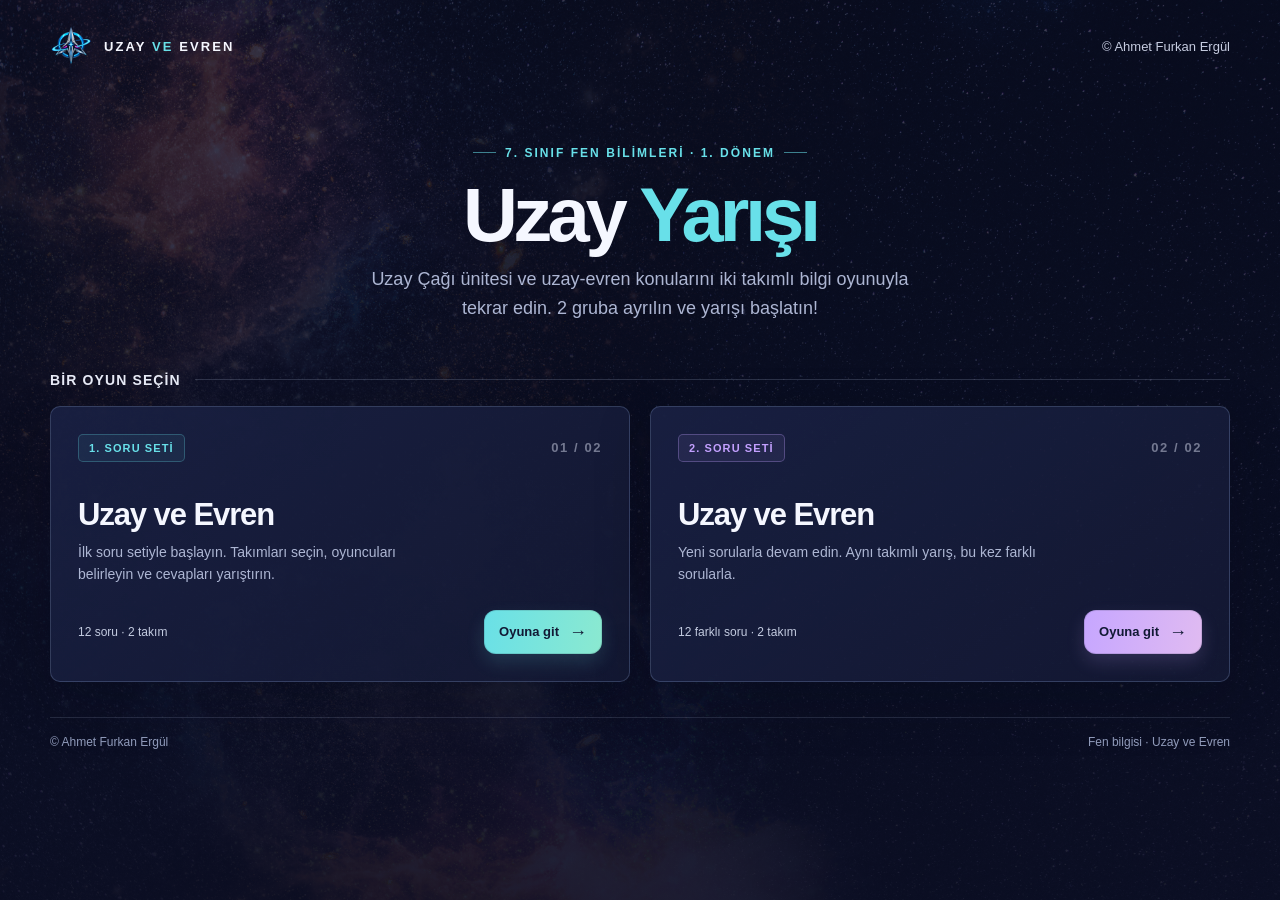
<file: index.html>
<!doctype html>
<html lang="tr">
<head>
  <meta name="google-site-verification" content="2tA3QdZ19SezKspcSBImX3eb7DzRKlZR6oBasCy3pVY" />
  <meta charset="utf-8">
  <meta name="viewport" content="width=device-width, initial-scale=1">
  <meta name="theme-color" content="#10142c">
  <link rel="icon" type="image/png" href="logo.png">
  <link rel="apple-touch-icon" href="logo.png">
  <title>7. Sınıf Fen Bilimleri Uzay Çağı Oyunu | Uzay Yarışı</title>
  <meta name="description" content="7. sınıf fen bilimleri 1. dönem Uzay Çağı ünitesi için iki takımlı bir oyun. Uzay ve evren sorularını çözerek bilgini eğlenceli şekilde pekiştir.">
  <meta name="robots" content="index, follow">
  <meta property="og:type" content="website">
  <meta property="og:locale" content="tr_TR">
  <meta property="og:site_name" content="Uzay Yarışı">
  <meta property="og:title" content="7. Sınıf Fen Bilimleri Uzay Çağı Oyunu | Uzay Yarışı">
  <meta property="og:description" content="7. sınıf fen bilimleri 1. dönem Uzay Çağı ünitesi için iki takımlı bilgi yarışması.">
  <meta name="twitter:card" content="summary">
  <meta name="twitter:title" content="7. Sınıf Fen Bilimleri Uzay Çağı Oyunu | Uzay Yarışı">
  <meta name="twitter:description" content="7. sınıf fen bilimleri 1. dönem Uzay Çağı ünitesi için iki takımlı bilgi yarışması.">
  <style>
    :root {
      color-scheme: dark;
      --ink: #f5f7ff;
      --muted: #adb6d3;
      --cyan: #68e0e9;
      --purple: #c3a0ff;
      --card: rgba(20, 25, 52, .86);
      font-family: "Segoe UI", Arial, sans-serif;
    }

    * { box-sizing: border-box; }
    body {
      min-width: 320px;
      min-height: 100vh;
      margin: 0;
      color: var(--ink);
      background:
        linear-gradient(180deg, rgba(9, 13, 34, .77), rgba(9, 13, 34, .91)),
        url("uzay2.png") center / cover fixed,
        #10142c;
    }
    a { color: inherit; }
    .page { width: min(1180px, calc(100% - 48px)); margin: 0 auto; padding: 25px 0 28px; }
    .topbar { display: flex; align-items: center; justify-content: space-between; gap: 20px; }
    .brand { display: flex; align-items: center; gap: 12px; text-decoration: none; }
    .brand-logo { width: 42px; height: 42px; flex: 0 0 auto; border-radius: 50%; object-fit: cover; }
    .brand-name { font-size: 13px; font-weight: 800; letter-spacing: .16em; }
    .brand-name span { color: var(--cyan); }
    .top-note { color: #c6cce0; font-size: 13px; }

    .hero { max-width: 760px; margin: 72px auto 48px; text-align: center; }
    .eyebrow { display: inline-flex; align-items: center; gap: 9px; color: var(--cyan); font-size: 12px; font-weight: 800; letter-spacing: .17em; text-transform: uppercase; }
    .eyebrow::before, .eyebrow::after { width: 23px; height: 1px; background: rgba(104, 224, 233, .55); content: ""; }
    h1 { margin: 17px 0 12px; font-size: clamp(42px, 7vw, 76px); line-height: 1; letter-spacing: -.055em; }
    h1 span { color: var(--cyan); }
    .hero p { max-width: 560px; margin: 0 auto; color: var(--muted); font-size: clamp(15px, 2vw, 18px); line-height: 1.65; }
    .choose-title { display: flex; align-items: center; gap: 14px; margin: 0 0 18px; color: #e9ecf8; font-size: 14px; font-weight: 700; letter-spacing: .08em; text-transform: uppercase; }
    .choose-title::after { height: 1px; flex: 1; background: rgba(180, 192, 224, .2); content: ""; }
    .games { display: grid; grid-template-columns: repeat(2, minmax(0, 1fr)); gap: 20px; }
    .game-card {
      position: relative;
      display: flex;
      min-height: 270px;
      flex-direction: column;
      overflow: hidden;
      padding: 27px;
      border: 1px solid rgba(151, 177, 222, .24);
      border-radius: 10px;
      background: linear-gradient(145deg, rgba(25, 32, 66, .95), var(--card));
      box-shadow: 0 18px 55px rgba(3, 7, 24, .22);
      text-decoration: none;
      transition: transform .18s ease, border-color .18s ease, box-shadow .18s ease;
    }
    .game-card:hover { transform: translateY(-4px); border-color: rgba(104, 224, 233, .7); box-shadow: 0 22px 60px rgba(3, 7, 24, .36); }
    .game-card.second:hover { border-color: rgba(195, 160, 255, .7); }
    .game-card:focus-visible { outline: 3px solid white; outline-offset: 4px; }
    .card-top { display: flex; align-items: center; justify-content: space-between; }
    .set-tag { padding: 7px 10px; border: 1px solid rgba(104, 224, 233, .26); border-radius: 5px; color: var(--cyan); background: rgba(104, 224, 233, .07); font-size: 11px; font-weight: 800; letter-spacing: .1em; }
    .second .set-tag { border-color: rgba(195, 160, 255, .3); color: var(--purple); background: rgba(195, 160, 255, .08); }
    .card-number { color: rgba(232, 238, 255, .45); font-size: 13px; font-weight: 700; letter-spacing: .12em; }
    .game-card h2 { position: relative; z-index: 1; margin: 35px 0 8px; font-size: clamp(24px, 3vw, 31px); letter-spacing: -.035em; }
    .game-card p { position: relative; z-index: 1; max-width: 360px; margin: 0; color: var(--muted); font-size: 14px; line-height: 1.6; }
    .card-bottom { position: relative; z-index: 1; display: flex; align-items: center; justify-content: space-between; gap: 12px; margin-top: auto; padding-top: 24px; }
    .card-info { color: #c3cbe0; font-size: 12px; }
    .play-link { display: inline-flex; min-height: 44px; align-items: center; gap: 10px; padding: 0 15px; border-radius: 12px; color: #121a35; background: linear-gradient(100deg, #69e0e7, #8be9d0); box-shadow: inset 0 0 0 1px rgba(9, 19, 34, .12), 0 8px 18px rgba(105, 224, 231, .15); font-size: 13px; font-weight: 800; }
    .second .play-link { background: linear-gradient(100deg, #c6a6ff, #e0bbf1); box-shadow: inset 0 0 0 1px rgba(9, 19, 34, .12), 0 8px 18px rgba(198, 166, 255, .16); }
    .arrow { font-size: 18px; line-height: 1; }
    .footer { display: flex; justify-content: space-between; gap: 14px; margin-top: 35px; padding-top: 17px; border-top: 1px solid rgba(180, 192, 224, .16); color: #929dbd; font-size: 12px; }

    @media (max-width: 700px) {
      .page { width: min(100% - 28px, 520px); padding-top: 17px; }
      .top-note { font-size: 11px; }
      .hero { margin: 54px auto 35px; }
      .games { grid-template-columns: 1fr; gap: 14px; }
      .game-card { min-height: 235px; padding: 21px; }
      .game-card h2 { margin-top: 27px; }
      .footer { flex-direction: column; text-align: center; }
    }
    @media (prefers-reduced-motion: reduce) {
      *, *::before, *::after { scroll-behavior: auto !important; transition-duration: .01ms !important; }
    }
  </style>
</head>
<body>
  <main class="page">
    <header class="topbar">
      <a class="brand" href="index.html" aria-label="Uzay Çağı">
        <img class="brand-logo" src="logo.png" alt="Uzay Yarışı logosu">
        <span class="brand-name">UZAY <span>VE</span> EVREN</span>
      </a>
      <span class="top-note">© Ahmet Furkan Ergül</span>
    </header>

    <section class="hero">
      <div class="eyebrow">7. Sınıf Fen Bilimleri · 1. Dönem</div>
      <h1>Uzay <span>Yarışı</span></h1>
      <p>Uzay Çağı ünitesi ve uzay-evren konularını iki takımlı bilgi oyunuyla tekrar edin. 2 gruba ayrılın ve yarışı başlatın!</p>
    </section>

    <section aria-labelledby="choose-title">
      <h2 class="choose-title" id="choose-title">Bir oyun seçin</h2>
      <div class="games">
        <a class="game-card" href="sorucevap_1.html">
          <div class="card-top">
            <span class="set-tag">1. SORU SETİ</span>
            <span class="card-number">01 / 02</span>
          </div>
          <h2>Uzay ve Evren</h2>
          <p>İlk soru setiyle başlayın. Takımları seçin, oyuncuları belirleyin ve cevapları yarıştırın.</p>
          <div class="card-bottom">
            <span class="card-info">12 soru · 2 takım</span>
            <span class="play-link">Oyuna git <span class="arrow" aria-hidden="true">→</span></span>
          </div>
        </a>

        <a class="game-card second" href="sorucevap_2.html">
          <div class="card-top">
            <span class="set-tag">2. SORU SETİ</span>
            <span class="card-number">02 / 02</span>
          </div>
          <h2>Uzay ve Evren</h2>
          <p>Yeni sorularla devam edin. Aynı takımlı yarış, bu kez farklı sorularla.</p>
          <div class="card-bottom">
            <span class="card-info">12 farklı soru · 2 takım</span>
            <span class="play-link">Oyuna git <span class="arrow" aria-hidden="true">→</span></span>
          </div>
        </a>
      </div>
    </section>

    <footer class="footer">
      <span>© Ahmet Furkan Ergül</span>
      <span>Fen bilgisi · Uzay ve Evren</span>
    </footer>
  </main>
</body>
</html>
</file>
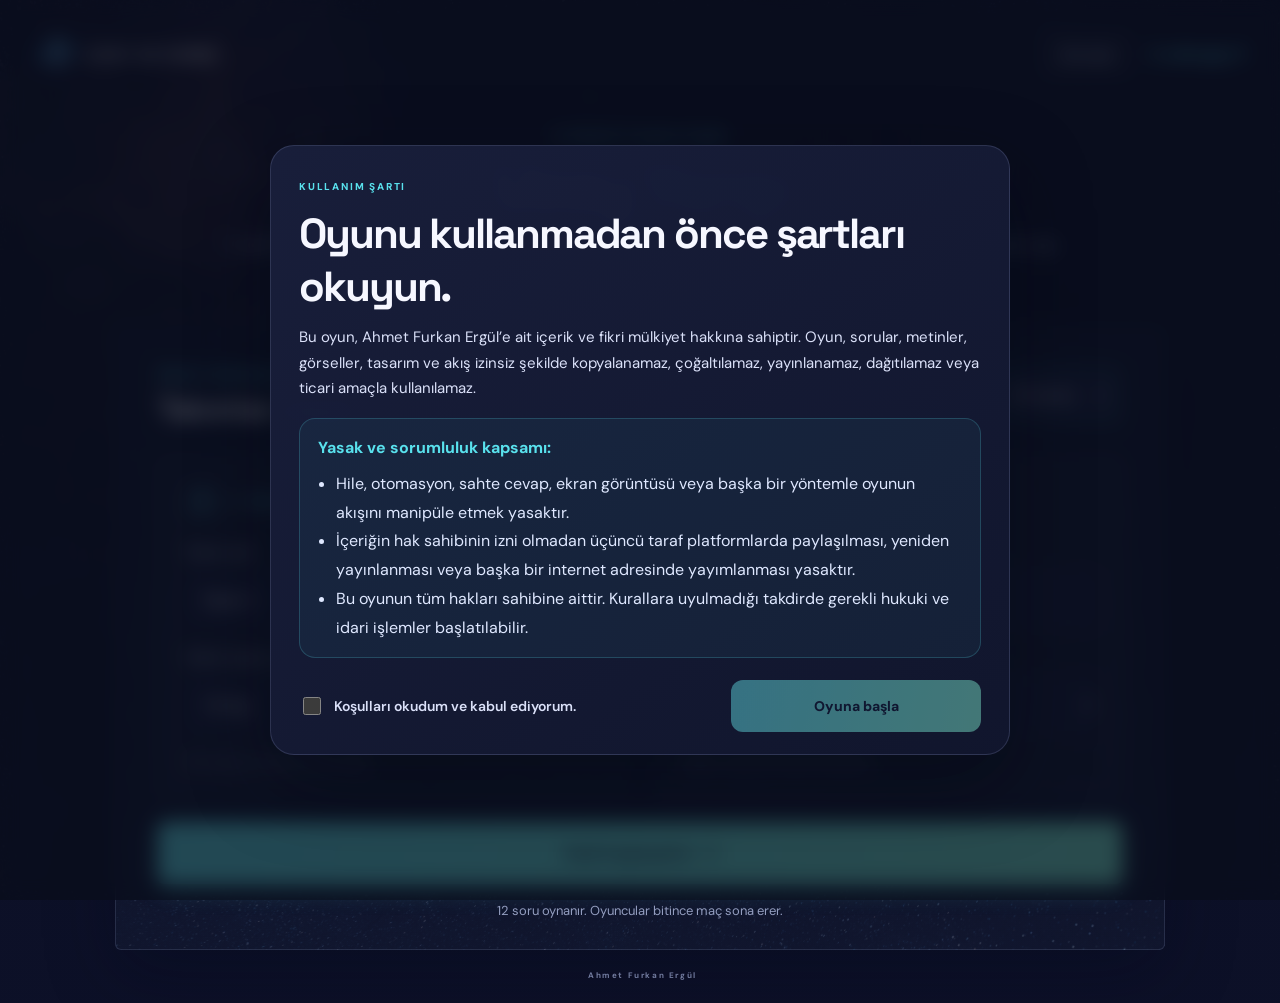
<file: sorucevap_1.html>
<!doctype html>
<html lang="tr">
<head>
  <meta charset="utf-8">
  <meta name="viewport" content="width=device-width, initial-scale=1">
  <meta name="theme-color" content="#10142c">
  <link rel="icon" type="image/png" href="logo.png">
  <link rel="apple-touch-icon" href="logo.png">
  <title>7. Sınıf Fen 1. Dönem Uzay Çağı Test Oyunu | Set 1</title>
  <meta name="description" content="7. sınıf fen bilimleri 1. dönem Uzay Çağı ünitesi için 12 soruluk uzay ve evren bilgi oyunu. İki takımla yarış, konuları eğlenerek tekrar et.">
  <meta name="robots" content="index, follow">
  <meta property="og:type" content="website">
  <meta property="og:locale" content="tr_TR">
  <meta property="og:site_name" content="Uzay Yarışı">
  <meta property="og:title" content="7. Sınıf Fen 1. Dönem Uzay Çağı Test Oyunu | Set 1">
  <meta property="og:description" content="7. sınıf fen bilimleri Uzay Çağı ünitesi için 12 soruluk iki takımlı bilgi oyunu.">
  <meta name="twitter:card" content="summary">
  <meta name="twitter:title" content="7. Sınıf Fen 1. Dönem Uzay Çağı Test Oyunu | Set 1">
  <meta name="twitter:description" content="7. sınıf fen bilimleri Uzay Çağı ünitesi için 12 soruluk iki takımlı bilgi oyunu.">
  <link rel="stylesheet" href="oyun.css?v=12">
</head>
<body>
  <main class="app-shell">
    <header class="topbar">
      <a class="brand" href="sorucevap_1.html" aria-label="Uzay ve Evren ana sayfa">
        <img class="brand-logo" src="logo.png" alt="">
        <span>UZAY VE EVREN</span>
      </a>
      <div class="topbar-actions">
        <button class="sound-toggle" id="sound-toggle" type="button" aria-pressed="true">Ses açık</button>
        <a class="switch-link" href="sorucevap_2.html">2. sete geç <span aria-hidden="true">↗</span></a>
      </div>
    </header>

    <section class="intro">
      <div class="eyebrow">© Ahmet Furkan Ergül</div>
      <h1>Uzay <span>Yarışı</span></h1>
      <p>7. sınıf fen bilimleri 1. dönem Uzay Çağı ünitesi için iki takım yarışıyor. Her soruda 30 saniyeniz var.<br class="desktop-break"> İlk cevap veren kazanır!</p>
    </section>

    <section class="game-panel setup-panel" id="setup-panel" aria-labelledby="setup-title">
      <div class="panel-heading">
        <div>
          <span class="step-label">ÖNCE TAKIMLAR</span>
          <h2 id="setup-title">Takımları seçin</h2>
        </div>
        <label class="round-chip time-picker" for="round-seconds">Soru süresi
          <select id="round-seconds" aria-label="Soru süresi"></select>
        </label>
      </div>
      <div class="team-setup-grid">
        <label class="setup-team team-one">
          <span class="setup-team-top"><span class="team-icon">1</span><span>1. TAKIM</span></span>
          <span class="field-label">Takım adı</span>
          <input id="team1-name" type="text" maxlength="18" value="Takım 1" autocomplete="off">
          <span class="field-label">Takım üyesi sayısı</span>
          <select id="team1-size" aria-label="1. takım üyesi sayısı"></select>
          <span class="field-hint">Her oyuncu maçta bir kez seçilir.</span>
        </label>
        <div class="versus" aria-hidden="true">VS</div>
        <label class="setup-team team-two">
          <span class="setup-team-top"><span class="team-icon">2</span><span>2. TAKIM</span></span>
          <span class="field-label">Takım adı</span>
          <input id="team2-name" type="text" maxlength="18" value="Takım 2" autocomplete="off">
          <span class="field-label">Takım üyesi sayısı</span>
          <select id="team2-size" aria-label="2. takım üyesi sayısı"></select>
          <span class="field-hint">Doğru cevap 100 puan kazandırır.</span>
        </label>
      </div>
      <button class="primary-button" id="start-button" type="button">Hadi başlayalım <span aria-hidden="true">→</span></button>
      <p class="setup-note">12 soru oynanır. Oyuncular bitince maç sona erer.</p>
    </section>

    <section class="game-panel play-panel" id="play-panel" hidden aria-live="polite">
      <div class="scorebar">
        <div class="score-team score-one"><span class="score-name" id="score1-name">1. Takım</span><strong id="score1">0</strong><span class="score-unit">PUAN</span></div>
        <div class="timer-wrap">
          <span class="timer-label">SÜRE</span>
          <div class="timer" id="timer" role="timer" aria-label="Kalan süre">30</div>
          <div class="timer-track"><span id="timer-progress"></span></div>
        </div>
        <div class="score-team score-two"><span class="score-name" id="score2-name">2. Takım</span><strong id="score2">0</strong><span class="score-unit">PUAN</span></div>
      </div>

      <div class="draw-area">
        <div class="draw-team"><span class="draw-team-name" id="draw1-name">1. TAKIM</span><div class="draw-number" id="draw1">—</div><span class="draw-caption" id="draw1-caption">SEÇİLİYOR</span></div>
        <div class="draw-separator"><span>VS</span><i></i></div>
        <div class="draw-team"><span class="draw-team-name" id="draw2-name">2. TAKIM</span><div class="draw-number" id="draw2">—</div><span class="draw-caption" id="draw2-caption">SEÇİLİYOR</span></div>
      </div>

      <div class="round-controls">
        <p id="round-instruction">Numaralar çekiliyor…</p>
        <button class="primary-button round-start-button" id="round-start-button" type="button" hidden>Soruyu aç <span aria-hidden="true">→</span></button>
      </div>

      <div class="question-stage" id="question-stage" hidden>
        <div class="question-heading">
          <span class="question-counter" id="question-counter">SORU 01 <i>/ 12</i></span>
          <span class="question-topic"><span aria-hidden="true"></span> UZAY VE EVREN</span>
        </div>
        <h2 class="question-text" id="question-text"></h2>

        <div class="answer-grid">
          <section class="answer-team answer-one" id="answer-team1" aria-label="1. takım cevapları">
            <div class="answer-team-heading"><span class="answer-team-dot"></span><span id="answer1-name">1. Takım</span><small id="answer1-status">Sıra sizde</small></div>
            <div class="options" id="options1"></div>
          </section>
          <section class="answer-team answer-two" id="answer-team2" aria-label="2. takım cevapları">
            <div class="answer-team-heading"><span class="answer-team-dot"></span><span id="answer2-name">2. Takım</span><small id="answer2-status">Sıra sizde</small></div>
            <div class="options" id="options2"></div>
          </section>
        </div>
        <div class="feedback" id="feedback" role="status"></div>
      </div>
    </section>

    <footer class="footer-note"><span></span> Ahmet Furkan Ergül</footer>
  </main>

  <div class="result-overlay" id="result-overlay" hidden>
    <section class="result-card" role="dialog" aria-modal="true" aria-labelledby="result-title">
      <div class="result-spark" aria-hidden="true"></div>
      <span class="step-label">MAÇ BİTTİ</span>
      <h2 id="result-title">Oyun bitti!</h2>
      <p id="result-message"></p>
      <div class="result-scores">
        <div><span id="result1-name">1. Takım</span><strong id="result1-score">0</strong></div>
        <div><span id="result2-name">2. Takım</span><strong id="result2-score">0</strong></div>
      </div>
      <button class="primary-button" id="restart-button" type="button">Bir daha oynayalım <span aria-hidden="true">↻</span></button>
    </section>
  </div>

  <div class="consent-overlay" id="consent-overlay" aria-live="polite">
    <div class="consent-modal" role="dialog" aria-modal="true" aria-labelledby="consent-title">
      <span class="consent-eyebrow">Kullanım şartı</span>
      <h2 class="consent-title" id="consent-title">Oyunu kullanmadan önce şartları okuyun.</h2>
      <p class="consent-text">Bu oyun, Ahmet Furkan Ergül’e ait içerik ve fikri mülkiyet hakkına sahiptir. Oyun, sorular, metinler, görseller, tasarım ve akış izinsiz şekilde kopyalanamaz, çoğaltılamaz, yayınlanamaz, dağıtılamaz veya ticari amaçla kullanılamaz.</p>
      <div class="consent-box">
        <strong>Yasak ve sorumluluk kapsamı:</strong>
        <ul class="consent-list">
          <li>Hile, otomasyon, sahte cevap, ekran görüntüsü veya başka bir yöntemle oyunun akışını manipüle etmek yasaktır.</li>
          <li>İçeriğin hak sahibinin izni olmadan üçüncü taraf platformlarda paylaşılması, yeniden yayınlanması veya başka bir internet adresinde yayımlanması yasaktır.</li>
          <li>Bu oyunun tüm hakları sahibine aittir. Kurallara uyulmadığı takdirde gerekli hukuki ve idari işlemler başlatılabilir.</li>
        </ul>
      </div>
      <div class="consent-actions">
        <label class="consent-check"><input id="consent-checkbox" type="checkbox"> Koşulları okudum ve kabul ediyorum.</label>
        <button class="consent-button" id="consent-button" type="button" disabled>Oyuna başla</button>
      </div>
    </div>
  </div>

  <script>
    window.GAME_QUESTIONS = [
      { q: "Uzaydaki gaz ve toz bulutlarının bir araya gelmesiyle yeni yıldızların oluşmasını sağlayan devasa yapılara ne ad verilir?", options: ["Takımyıldız", "Bulutsu", "Galaksi", "Kara delik"], answer: 1 },
      { q: "Büyük kütleli yıldızların yaşamlarının son evresinde patlayarak enerjilerini tüketmesi olayına ne denir?", options: ["Süpernova", "Beyaz cüce", "Kırmızı dev", "Takımyıldız"], answer: 0 },
      { q: "Güneş gibi küçük ve orta kütleli yıldızlar, merkezlerindeki yakıt tükendiğinde hangi gök cismine dönüşür?", options: ["Süpernova", "Kara delik", "Beyaz cüce", "Nötron yıldızı"], answer: 2 },
      { q: "Dünya'dan bakıldığında bir arada duran ve hayali çizgilerle birleştirilerek şekillere benzetilen yıldız gruplarına ne denir?", options: ["Galaksi", "Bulutsu", "Güneş sistemi", "Takımyıldız"], answer: 3 },
      { q: "Güneş Sistemi'nin içinde bulunduğu sarmal galaksinin adı nedir?", options: ["Andromeda", "Samanyolu", "Büyük Okyanus", "Sarmal galaksi"], answer: 1 },
      { q: "Gök cisimlerini incelemek için yüksek dağ tepelerine kurulan, teleskopların bulunduğu yere ne ad verilir?", options: ["Uzay istasyonu", "Gözlemevi (rasathane)", "Laboratuvar", "Uydu merkezi"], answer: 1 },
      { q: "Yeryüzündeki teleskoplar uzay teleskoplarına göre neden daha bulanık görüntü verebilir?", options: ["Gök cisimlerinin yaydığı ışık nedeniyle", "Yıldızların sıcaklıkları nedeniyle", "Dünya atmosferi ve hava olayları nedeniyle", "Güneş'in çekim gücü nedeniyle"], answer: 2 },
      { q: "İnsanlar tarafından üretilip Dünya yörüngesine yerleştirilen; haberleşme ve televizyon yayınlarında kullanılan araç hangisidir?", options: ["Uzay sondası", "Yapay uydu", "Uzay mekiği", "Meteor"], answer: 1 },
      { q: "Gezegenleri ve diğer gök cisimlerini yakından incelemek için uzaya gönderilen insansız araçlara ne denir?", options: ["Uzay sondası", "Yapay uydu", "Uzay istasyonu", "Takımyıldız"], answer: 0 },
      { q: "Astronotların uzayda kalıp deneyler yapmasını sağlayan yapı hangisidir?", options: ["Uzay sondası", "Gözlemevi", "Uzay istasyonu", "Roket"], answer: 2 },
      { q: "Görevini tamamlamış uyduların ve roket parçalarının Dünya çevresinde başıboş dönmesiyle oluşan kirlilik türü nedir?", options: ["Işık kirliliği", "Uzay kirliliği", "Çevre kirliliği", "Hava kirliliği"], answer: 1 },
      { q: "Şehir ışıklarının gökyüzünü gözlemlemeyi zorlaştırmasıyla ortaya çıkan olumsuz durum nedir?", options: ["Işık kirliliği", "Ses kirliliği", "Hava kirliliği", "Görüntü kirliliği"], answer: 0 }
    ];
  </script>
  <script src="oyun.js?v=10" defer></script>
</body>
</html>
</file>
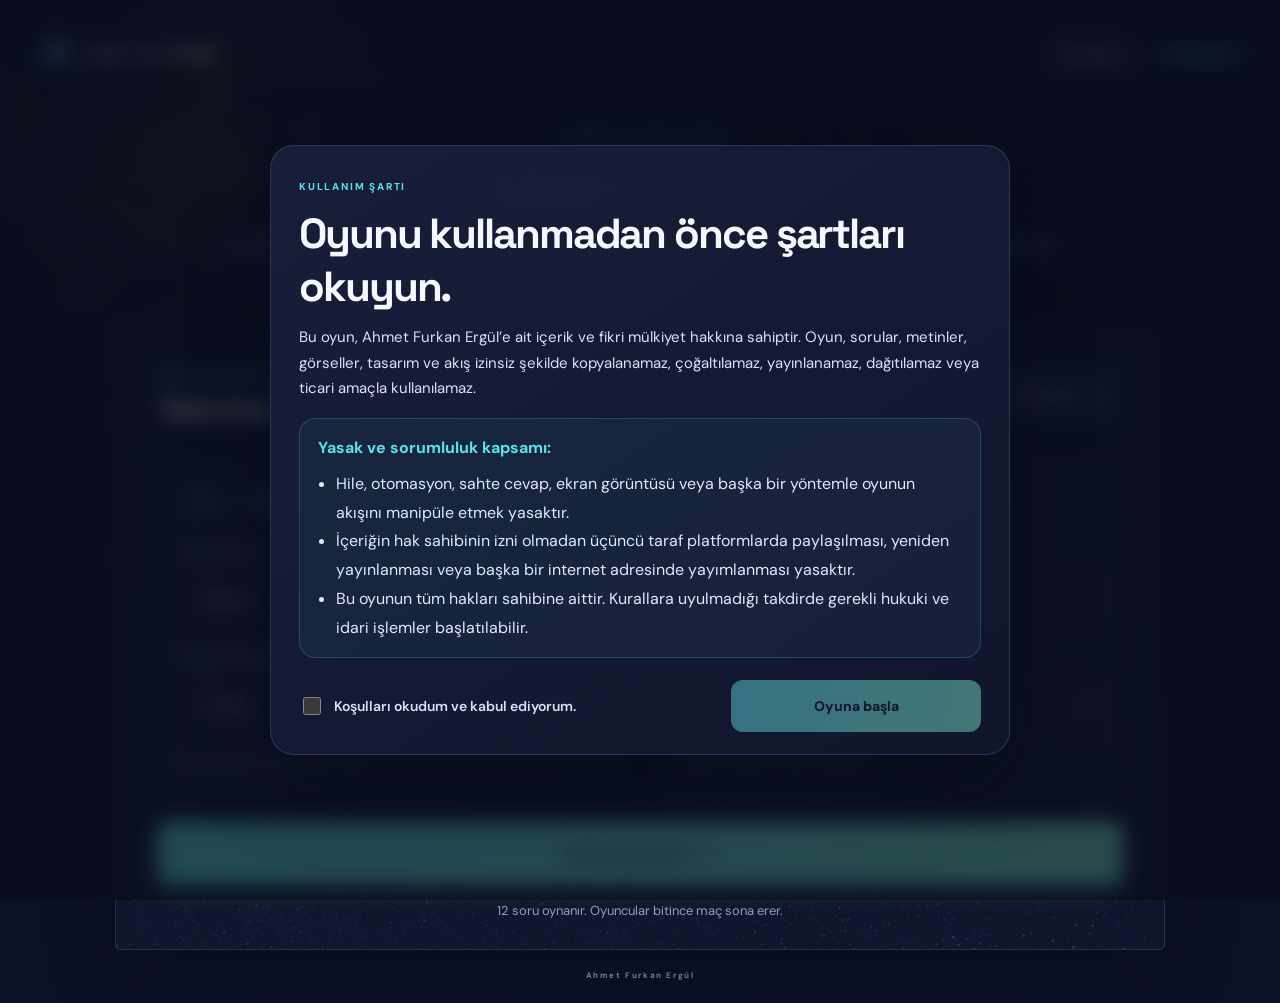
<file: sorucevap_2.html>
<!doctype html>
<html lang="tr">
<head>
  <meta charset="utf-8">
  <meta name="viewport" content="width=device-width, initial-scale=1">
  <meta name="theme-color" content="#10142c">
  <link rel="icon" type="image/png" href="logo.png">
  <link rel="apple-touch-icon" href="logo.png">
  <title>7. Sınıf Fen 1. Dönem Uzay Çağı Test Oyunu | Set 2</title>
  <meta name="description" content="7. sınıf fen bilimleri 1. dönem Uzay Çağı ünitesi için ikinci 12 soruluk uzay ve evren bilgi oyunu. İki takımla yarış, konuları eğlenerek tekrar et.">
  <meta name="robots" content="index, follow">
  <meta property="og:type" content="website">
  <meta property="og:locale" content="tr_TR">
  <meta property="og:site_name" content="Uzay Yarışı">
  <meta property="og:title" content="7. Sınıf Fen 1. Dönem Uzay Çağı Test Oyunu | Set 2">
  <meta property="og:description" content="7. sınıf fen bilimleri Uzay Çağı ünitesi için ikinci 12 soruluk iki takımlı bilgi oyunu.">
  <meta name="twitter:card" content="summary">
  <meta name="twitter:title" content="7. Sınıf Fen 1. Dönem Uzay Çağı Test Oyunu | Set 2">
  <meta name="twitter:description" content="7. sınıf fen bilimleri Uzay Çağı ünitesi için ikinci 12 soruluk iki takımlı bilgi oyunu.">
  <link rel="stylesheet" href="oyun.css?v=12">
</head>
<body>
  <main class="app-shell">
    <header class="topbar">
      <a class="brand" href="sorucevap_2.html" aria-label="Uzay ve Evren ana sayfa">
        <img class="brand-logo" src="logo.png" alt="">
        <span>UZAY VE EVREN</span>
      </a>
      <div class="topbar-actions">
        <button class="sound-toggle" id="sound-toggle" type="button" aria-pressed="true">Ses açık</button>
        <a class="switch-link" href="sorucevap_1.html">1. sete geç <span aria-hidden="true">↗</span></a>
      </div>
    </header>

    <section class="intro">
      <div class="eyebrow">© Ahmet Furkan Ergül</div>
      <h1>Uzay <span>Yarışı</span></h1>
      <p>7. sınıf fen bilimleri 1. dönem Uzay Çağı ünitesi için iki takım yarışıyor. Her soruda 30 saniyeniz var.<br class="desktop-break"> İlk cevap veren kazanır!</p>
    </section>

    <section class="game-panel setup-panel" id="setup-panel" aria-labelledby="setup-title">
      <div class="panel-heading">
        <div>
          <span class="step-label">ÖNCE TAKIMLAR</span>
          <h2 id="setup-title">Takımları seçin</h2>
        </div>
        <label class="round-chip time-picker" for="round-seconds">Soru süresi
          <select id="round-seconds" aria-label="Soru süresi"></select>
        </label>
      </div>
      <div class="team-setup-grid">
        <label class="setup-team team-one">
          <span class="setup-team-top"><span class="team-icon">1</span><span>1. TAKIM</span></span>
          <span class="field-label">Takım adı</span>
          <input id="team1-name" type="text" maxlength="18" value="Takım 1" autocomplete="off">
          <span class="field-label">Takım üyesi sayısı</span>
          <select id="team1-size" aria-label="1. takım üyesi sayısı"></select>
          <span class="field-hint">Her oyuncu maçta bir kez seçilir.</span>
        </label>
        <div class="versus" aria-hidden="true">VS</div>
        <label class="setup-team team-two">
          <span class="setup-team-top"><span class="team-icon">2</span><span>2. TAKIM</span></span>
          <span class="field-label">Takım adı</span>
          <input id="team2-name" type="text" maxlength="18" value="Takım 2" autocomplete="off">
          <span class="field-label">Takım üyesi sayısı</span>
          <select id="team2-size" aria-label="2. takım üyesi sayısı"></select>
          <span class="field-hint">Doğru cevap 100 puan kazandırır.</span>
        </label>
      </div>
      <button class="primary-button" id="start-button" type="button">Hadi başlayalım <span aria-hidden="true">→</span></button>
      <p class="setup-note">12 soru oynanır. Oyuncular bitince maç sona erer.</p>
    </section>

    <section class="game-panel play-panel" id="play-panel" hidden aria-live="polite">
      <div class="scorebar">
        <div class="score-team score-one"><span class="score-name" id="score1-name">1. Takım</span><strong id="score1">0</strong><span class="score-unit">PUAN</span></div>
        <div class="timer-wrap">
          <span class="timer-label">SÜRE</span>
          <div class="timer" id="timer" role="timer" aria-label="Kalan süre">30</div>
          <div class="timer-track"><span id="timer-progress"></span></div>
        </div>
        <div class="score-team score-two"><span class="score-name" id="score2-name">2. Takım</span><strong id="score2">0</strong><span class="score-unit">PUAN</span></div>
      </div>

      <div class="draw-area">
        <div class="draw-team"><span class="draw-team-name" id="draw1-name">1. TAKIM</span><div class="draw-number" id="draw1">—</div><span class="draw-caption" id="draw1-caption">SEÇİLİYOR</span></div>
        <div class="draw-separator"><span>VS</span><i></i></div>
        <div class="draw-team"><span class="draw-team-name" id="draw2-name">2. TAKIM</span><div class="draw-number" id="draw2">—</div><span class="draw-caption" id="draw2-caption">SEÇİLİYOR</span></div>
      </div>

      <div class="round-controls">
        <p id="round-instruction">Numaralar çekiliyor…</p>
        <button class="primary-button round-start-button" id="round-start-button" type="button" hidden>Soruyu aç <span aria-hidden="true">→</span></button>
      </div>

      <div class="question-stage" id="question-stage" hidden>
        <div class="question-heading">
          <span class="question-counter" id="question-counter">SORU 01 <i>/ 12</i></span>
          <span class="question-topic">UZAY VE EVREN</span>
        </div>
        <h2 class="question-text" id="question-text"></h2>

        <div class="answer-grid">
          <section class="answer-team answer-one" id="answer-team1" aria-label="1. takım cevapları">
            <div class="answer-team-heading"><span class="answer-team-dot"></span><span id="answer1-name">1. Takım</span><small id="answer1-status">Sıra sizde</small></div>
            <div class="options" id="options1"></div>
          </section>
          <section class="answer-team answer-two" id="answer-team2" aria-label="2. takım cevapları">
            <div class="answer-team-heading"><span class="answer-team-dot"></span><span id="answer2-name">2. Takım</span><small id="answer2-status">Sıra sizde</small></div>
            <div class="options" id="options2"></div>
          </section>
        </div>
        <div class="feedback" id="feedback" role="status"></div>
      </div>
    </section>

    <footer class="footer-note">Ahmet Furkan Ergül</footer>
  </main>

  <div class="result-overlay" id="result-overlay" hidden>
    <section class="result-card" role="dialog" aria-modal="true" aria-labelledby="result-title">
      <span class="step-label">MAÇ BİTTİ</span>
      <h2 id="result-title">Oyun bitti!</h2>
      <p id="result-message"></p>
      <div class="result-scores">
        <div><span id="result1-name">1. Takım</span><strong id="result1-score">0</strong></div>
        <div><span id="result2-name">2. Takım</span><strong id="result2-score">0</strong></div>
      </div>
      <button class="primary-button" id="restart-button" type="button">Bir daha oynayalım <span aria-hidden="true">↻</span></button>
    </section>
  </div>

  <div class="consent-overlay" id="consent-overlay" aria-live="polite">
    <div class="consent-modal" role="dialog" aria-modal="true" aria-labelledby="consent-title">
      <span class="consent-eyebrow">Kullanım şartı</span>
      <h2 class="consent-title" id="consent-title">Oyunu kullanmadan önce şartları okuyun.</h2>
      <p class="consent-text">Bu oyun, Ahmet Furkan Ergül’e ait içerik ve fikri mülkiyet hakkına sahiptir. Oyun, sorular, metinler, görseller, tasarım ve akış izinsiz şekilde kopyalanamaz, çoğaltılamaz, yayınlanamaz, dağıtılamaz veya ticari amaçla kullanılamaz.</p>
      <div class="consent-box">
        <strong>Yasak ve sorumluluk kapsamı:</strong>
        <ul class="consent-list">
          <li>Hile, otomasyon, sahte cevap, ekran görüntüsü veya başka bir yöntemle oyunun akışını manipüle etmek yasaktır.</li>
          <li>İçeriğin hak sahibinin izni olmadan üçüncü taraf platformlarda paylaşılması, yeniden yayınlanması veya başka bir internet adresinde yayımlanması yasaktır.</li>
          <li>Bu oyunun tüm hakları sahibine aittir. Kurallara uyulmadığı takdirde gerekli hukuki ve idari işlemler başlatılabilir.</li>
        </ul>
      </div>
      <div class="consent-actions">
        <label class="consent-check"><input id="consent-checkbox" type="checkbox"> Koşulları okudum ve kabul ediyorum.</label>
        <button class="consent-button" id="consent-button" type="button" disabled>Oyuna başla</button>
      </div>
    </div>
  </div>

  <script>
    window.GAME_QUESTIONS = [
      { q: "Doğal süreçlerle oluşan gök cisimlerinden farklı olarak, insan eliyle yapılmış araç hangisidir?", options: ["Yıldız", "Bulutsu", "Yapay uydu", "Gezegen"], answer: 2 },
      { q: "Büyük kütleli yıldızların patlamasından sonra oluşabilen, ışığın bile kaçamadığı çok güçlü çekim alanına sahip yapı hangisidir?", options: ["Beyaz cüce", "Kara delik", "Kırmızı dev", "Büyük yıldız"], answer: 1 },
      { q: "Gök cisimlerini gözlemlemek ve evren hakkında bilgi toplamak için kullanılan temel araç hangisidir?", options: ["Mikroskop", "Termometre", "Teleskop", "Ateş ölçer"], answer: 2 },
      { q: "Aşağıdakilerden hangisi Dünya'dan görülebilen bir takımyıldız örneğidir?", options: ["Samanyolu", "Büyük Ayı", "Andromeda", "Orion Bulutsusu"], answer: 1 },
      { q: "Bir gözlemevinin verimli çalışması için en uygun yer neresidir?", options: ["Şehir merkezinin ortası", "Nemli ve alçak bir vadi", "Işık kirliliğinden uzak, yüksek ve bulutsuz bir dağ tepesi", "Sanayi tesislerinin yakını"], answer: 2 },
      { q: "Samanyolu hangi tür galaksidir?", options: ["Kare galaksi", "Sarmal galaksi", "Düzensiz galaksi", "Küresel galaksi"], answer: 1 },
      { q: "Astronotları uzaya taşıyıp görev sonrasında Dünya'ya geri getirmek için tasarlanan araç hangisidir?", options: ["Uzay sondası", "Uzay mekiği", "Yapay uydu", "Gözlem uydusu"], answer: 1 },
      { q: "Yıldızların doğum yeri olan gaz ve toz bulutlarına ne ad verilir?", options: ["Kara delik", "Takımyıldız", "Bulutsu", "Süpernova"], answer: 2 },
      { q: "Aşağıdakilerden hangisi Dünya yörüngesindeki uzay kirliliğinin bir nedeni değildir?", options: ["İşlevini kaybetmiş eski uydular", "Roket parçaları", "Atmosfere girerken yanan meteorlar", "Uzay araçlarından sızan yakıt atıkları"], answer: 2 },
      { q: "Güneş büyüklüğündeki orta kütleli bir yıldız, ömrünün sonuna doğru genişlemeye başladığında hangi evreye geçer?", options: ["Kırmızı dev", "Süpernova", "Kara delik", "Nötron yıldızı"], answer: 0 },
      { q: "Yıldızlar arasındaki çok büyük uzaklıkları ifade etmek için astronomide hangi birim kullanılır?", options: ["Kilometre", "Işık yılı", "Metre", "Santimetre"], answer: 1 },
      { q: "Yıldızların milyarlarca yıl boyunca ısı ve ışık yaymasını sağlayan temel olay nedir?", options: ["Çekirdeklerinde gerçekleşen tepkimeler", "Diğer yıldızlardan ışık almaları", "Birbirlerini çekmeleri", "Hızlı döndükleri için yanmaları"], answer: 0 }
    ];
  </script>
  <script src="oyun.js?v=10" defer></script>
</body>
</html>
</file>
<file: oyun.css>
@import url("https://fonts.googleapis.com/css2?family=DM+Sans:wght@400;500;600;700;800&family=Space+Grotesk:wght@400;500;600;700&display=swap");

:root {
  color-scheme: dark;
  --bg: #10142c;
  --panel: #191e3c;
  --panel-light: #202647;
  --muted: #9da6c8;
  --white: #f6f7ff;
  --cyan: #59e1ed;
  --purple: #bd91ff;
  --green: #75e5b1;
  --red: #ff8294;
}

* { box-sizing: border-box; }

body {
  position: relative;
  min-width: 320px;
  min-height: 100vh;
  margin: 0;
  color: var(--white);
  background:
    linear-gradient(rgba(12, 16, 39, .88), rgba(12, 16, 39, .92)),
    url("uzay2.png") center center / cover fixed,
    var(--bg);
  font-family: "DM Sans", "Segoe UI", sans-serif;
}

.brand-logo { width: 34px; height: 34px; flex: 0 0 auto; border-radius: 50%; object-fit: cover; }

button, input, select { font: inherit; }
button { color: inherit; }
[hidden] { display: none !important; }

.app-shell { width: min(980px, calc(100% - 40px)); margin: 0 auto; padding: 24px 0 20px; }
.topbar { display: flex; align-items: center; justify-content: space-between; gap: 16px; }
.brand { display: inline-flex; align-items: center; gap: 9px; color: var(--white); font: 700 13px "Space Grotesk", sans-serif; letter-spacing: .13em; text-decoration: none; }
.brand strong { color: var(--cyan); }
.topic-pill { display: inline-flex; align-items: center; gap: 8px; padding: 9px 13px; border: 1px solid rgba(160, 173, 220, .14); border-radius: 99px; color: #c8cce0; background: rgba(255, 255, 255, .035); font-size: 9px; font-weight: 800; letter-spacing: .12em; }
.topic-dot { width: 6px; height: 6px; border-radius: 50%; background: var(--cyan); box-shadow: 0 0 10px var(--cyan); }
.topic-divider { color: #626b8f; }
.topbar-actions { display: flex; align-items: center; gap: 18px; }
.sound-toggle { padding: 7px 10px; border: 1px solid rgba(166, 179, 228, .18); border-radius: 6px; color: #b9c1dc; background: rgba(255, 255, 255, .035); cursor: pointer; font-size: 10px; font-weight: 700; }
.sound-toggle:hover { border-color: rgba(89, 225, 237, .42); color: var(--cyan); }
.switch-link { color: var(--cyan); font-size: 12px; font-weight: 700; text-decoration: none; }
.switch-link:hover { color: #b5f6fa; }

.intro { padding: 37px 0 25px; text-align: center; }
.eyebrow, .step-label { color: var(--cyan); font-size: 10px; font-weight: 800; letter-spacing: .19em; }
.eyebrow { display: flex; align-items: center; justify-content: center; gap: 8px; }
.eyebrow span { font-size: 15px; }
.intro h1 { margin: 9px 0 5px; font: 700 clamp(37px, 6vw, 52px)/1.05 "Space Grotesk", sans-serif; letter-spacing: -.055em; }
.intro h1 span { color: var(--cyan); }
.intro p { margin: 9px 0 0; color: #aab1d0; font-size: 14px; line-height: 1.65; }

.game-panel { border: 1px solid rgba(166, 179, 228, .15); border-radius: 22px; background: linear-gradient(145deg, rgba(31, 37, 72, .97), rgba(23, 28, 57, .97)); box-shadow: 0 22px 70px rgba(3, 7, 25, .3); }
.setup-panel {
  padding: 26px 30px 22px;
  background:
    linear-gradient(rgba(17, 22, 48, .78), rgba(17, 22, 48, .84)),
    url("uzay.png") center / cover,
    linear-gradient(145deg, rgba(31, 37, 72, .97), rgba(23, 28, 57, .97));
}
.panel-heading { display: flex; align-items: center; justify-content: space-between; }
.panel-heading h2 { margin: 5px 0 0; font: 600 22px "Space Grotesk", sans-serif; letter-spacing: -.03em; }
.round-chip { padding: 9px 12px; border: 1px solid rgba(89, 225, 237, .22); border-radius: 11px; color: var(--cyan); background: rgba(89, 225, 237, .06); font-size: 12px; }
.round-chip strong { margin-left: 4px; }
.time-picker { display: inline-flex; align-items: center; gap: 9px; white-space: nowrap; }
.time-picker select { min-height: 34px; padding: 0 8px; border: 1px solid rgba(89, 225, 237, .3); border-radius: 6px; color: var(--white); background: #171c38; font: inherit; cursor: pointer; }
.time-picker select:focus { outline: 2px solid var(--cyan); outline-offset: 2px; }
.team-setup-grid { position: relative; display: grid; grid-template-columns: 1fr 1fr; gap: 24px; margin-top: 22px; }
.setup-team { display: flex; flex-direction: column; padding: 18px; border: 1px solid rgba(166, 179, 228, .15); border-radius: 16px; background: rgba(255, 255, 255, .025); }
.team-one { border-color: rgba(89, 225, 237, .24); }
.team-two { border-color: rgba(189, 145, 255, .25); }
.setup-team-top { display: flex; align-items: center; gap: 9px; margin-bottom: 17px; color: var(--cyan); font-size: 10px; font-weight: 800; letter-spacing: .15em; }
.team-two .setup-team-top { color: var(--purple); }
.team-icon { display: grid; width: 27px; height: 27px; place-items: center; border-radius: 8px; background: rgba(89, 225, 237, .1); font-size: 15px; }
.team-two .team-icon { background: rgba(189, 145, 255, .12); }
.field-label { margin: 0 0 6px; color: #aab1d0; font-size: 11px; font-weight: 600; }
.setup-team input, .setup-team select { width: 100%; min-height: 41px; margin-bottom: 13px; padding: 0 12px; border: 1px solid rgba(166, 179, 228, .17); border-radius: 9px; outline: none; color: var(--white); background: #171c38; }
.setup-team input:focus, .setup-team select:focus { border-color: var(--cyan); box-shadow: 0 0 0 3px rgba(89, 225, 237, .1); }
.setup-team select { margin-bottom: 8px; }
.field-hint { color: #7f89ad; font-size: 10px; line-height: 1.5; }
.versus { position: absolute; z-index: 1; top: 50%; left: 50%; display: grid; width: 36px; height: 36px; place-items: center; transform: translate(-50%, -50%); border: 4px solid #1d2345; border-radius: 50%; color: #a8b0d0; background: #30385f; font: 800 9px "Space Grotesk", sans-serif; }
.primary-button { display: flex; width: 100%; min-height: 48px; align-items: center; justify-content: center; gap: 10px; margin-top: 20px; border: 0; border-radius: 11px; color: #111a35; background: linear-gradient(100deg, #63e1e8, #80eed0); box-shadow: 0 8px 24px rgba(73, 217, 213, .16); cursor: pointer; font-size: 13px; font-weight: 800; transition: transform .18s ease, filter .18s ease; }
.primary-button:hover { transform: translateY(-2px); filter: brightness(1.08); }
.primary-button:focus-visible, .option-button:focus-visible, .switch-link:focus-visible { outline: 3px solid white; outline-offset: 3px; }
.setup-note { margin: 14px 0 0; color: #939dbf; text-align: center; font-size: 10px; }
.setup-note span { margin-right: 4px; color: var(--purple); }

.consent-overlay {
  position: fixed;
  inset: 0;
  z-index: 100;
  display: flex;
  align-items: center;
  justify-content: center;
  padding: 24px;
  background: rgba(9, 13, 27, .72);
  backdrop-filter: blur(10px);
}

.consent-modal {
  width: min(740px, 100%);
  padding: 28px 28px 22px;
  border: 1px solid rgba(166, 179, 228, .18);
  border-radius: 24px;
  background: linear-gradient(145deg, rgba(25, 31, 60, .97), rgba(17, 22, 46, .98));
  box-shadow: 0 28px 80px rgba(2, 6, 20, .42);
}

.consent-eyebrow {
  display: inline-block;
  color: var(--cyan);
  font-size: 10px;
  font-weight: 800;
  letter-spacing: .18em;
  text-transform: uppercase;
}

.consent-title {
  margin: 12px 0 12px;
  font: 700 clamp(28px, 4vw, 42px) "Space Grotesk", sans-serif;
  letter-spacing: -.05em;
}

.consent-text {
  margin: 0 0 16px;
  color: #dbe1f9;
  font-size: 15px;
  line-height: 1.7;
}

.consent-box {
  padding: 18px 18px 14px;
  border: 1px solid rgba(89, 225, 237, .2);
  border-radius: 16px;
  background: rgba(89, 225, 237, .05);
  color: #edf5ff;
}

.consent-box strong {
  color: var(--cyan);
}

.consent-list {
  margin: 12px 0 0;
  padding-left: 18px;
  color: #dfe8ff;
  line-height: 1.8;
}

.consent-actions {
  display: flex;
  align-items: center;
  justify-content: space-between;
  gap: 14px;
  margin-top: 22px;
  flex-wrap: wrap;
}

.consent-check {
  display: inline-flex;
  align-items: center;
  gap: 10px;
  color: #dbe1f9;
  font-size: 14px;
  font-weight: 600;
}

.consent-check input {
  width: 18px;
  height: 18px;
  accent-color: var(--cyan);
}

.consent-button {
  min-width: 250px;
  min-height: 52px;
  border: 0;
  border-radius: 12px;
  background: linear-gradient(100deg, #63e1e8, #80eed0);
  color: #111a35;
  font-size: 14px;
  font-weight: 800;
  cursor: pointer;
}

.consent-button[disabled] {
  opacity: .45;
  cursor: not-allowed;
}

.consent-button:not([disabled]):hover {
  filter: brightness(1.06);
}

.play-panel { padding: 22px 25px 20px; }
.scorebar { display: grid; grid-template-columns: 1fr 155px 1fr; align-items: center; gap: 18px; padding-bottom: 18px; border-bottom: 1px solid rgba(166, 179, 228, .13); }
.score-team { display: grid; grid-template-columns: 1fr auto; align-items: center; column-gap: 10px; }
.score-team strong { grid-column: 2; grid-row: 1 / span 2; font: 700 27px "Space Grotesk", sans-serif; }
.score-name { overflow: hidden; color: var(--cyan); font-size: 12px; font-weight: 700; text-overflow: ellipsis; white-space: nowrap; }
.score-two .score-name { color: var(--purple); }
.score-two { text-align: right; }
.score-unit { color: #7f89ad; font-size: 8px; font-weight: 800; letter-spacing: .16em; }
.score-two .score-unit { grid-column: 1; }
.timer-wrap { text-align: center; }
.timer-label { color: #909abd; font-size: 8px; font-weight: 800; letter-spacing: .16em; }
.timer { margin: 1px 0 4px; color: var(--white); font: 700 25px "Space Grotesk", sans-serif; font-variant-numeric: tabular-nums; }
.timer-low { color: var(--red); animation: pulse .7s infinite alternate; }
.timer-track { height: 4px; overflow: hidden; border-radius: 99px; background: rgba(255, 255, 255, .08); }
.timer-track span { display: block; width: 100%; height: 100%; border-radius: inherit; background: linear-gradient(90deg, var(--cyan), var(--purple)); transition: width .4s linear; }
.draw-area { display: grid; grid-template-columns: 1fr 90px 1fr; align-items: center; max-width: 490px; margin: 17px auto 18px; }
.draw-team { display: flex; flex-direction: column; align-items: center; }
.draw-team-name { max-width: 100%; overflow: hidden; color: var(--cyan); font-size: 9px; font-weight: 800; letter-spacing: .1em; text-overflow: ellipsis; white-space: nowrap; }
.draw-team:last-child .draw-team-name { color: var(--purple); }
.draw-number { display: grid; width: 66px; height: 66px; margin: 7px 0 5px; place-items: center; border: 1px solid rgba(89, 225, 237, .32); border-radius: 20px; color: var(--cyan); background: linear-gradient(145deg, rgba(89, 225, 237, .12), rgba(89, 225, 237, .025)); font: 700 35px "Space Grotesk", sans-serif; box-shadow: 0 0 28px rgba(89, 225, 237, .06); }
.draw-team:last-child .draw-number { border-color: rgba(189, 145, 255, .35); color: var(--purple); background: linear-gradient(145deg, rgba(189, 145, 255, .13), rgba(189, 145, 255, .025)); }
.draw-number.is-drawing { animation: number-pop .12s infinite alternate; }
.draw-caption { color: #8791b3; font-size: 8px; font-weight: 700; letter-spacing: .12em; }
.draw-separator { display: grid; justify-items: center; gap: 6px; color: #737d9f; font: 700 9px "Space Grotesk", sans-serif; }
.round-controls { display: flex; flex-direction: column; align-items: center; gap: 8px; padding: 9px 0 17px; border-bottom: 1px solid rgba(166, 179, 228, .12); text-align: center; }
.round-controls p { margin: 0; color: #aab1d0; font-size: 11px; line-height: 1.5; }
.round-start-button { max-width: 330px; margin-top: 3px; }
.question-stage { padding-top: 16px; }
.draw-separator i { width: 34px; height: 1px; background: linear-gradient(90deg, var(--cyan), var(--purple)); }
.question-heading { display: flex; align-items: center; justify-content: space-between; margin-top: 3px; }
.question-counter { color: var(--cyan); font-size: 9px; font-weight: 800; letter-spacing: .15em; }
.question-counter i { color: #8892b3; font-style: normal; }
.question-topic { color: #8993b4; font-size: 8px; font-weight: 800; letter-spacing: .13em; }
.question-topic span { color: var(--purple); }
.question-text { min-height: 49px; margin: 10px 0 15px; font: 600 clamp(15px, 2vw, 18px)/1.5 "Space Grotesk", sans-serif; letter-spacing: -.015em; }
.answer-grid { display: grid; grid-template-columns: 1fr 1fr; gap: 13px; }
.answer-team { min-width: 0; padding: 13px; border: 1px solid rgba(89, 225, 237, .19); border-radius: 13px; background: rgba(255, 255, 255, .025); transition: border-color .2s, background .2s; }
.answer-two { border-color: rgba(189, 145, 255, .2); }
.answer-team-heading { display: flex; align-items: center; gap: 7px; margin-bottom: 10px; color: var(--cyan); font-size: 10px; font-weight: 700; }
.answer-two .answer-team-heading { color: var(--purple); }
.answer-team-heading small { overflow: hidden; margin-left: auto; color: #7f89ad; font-size: 7px; font-weight: 800; letter-spacing: .08em; text-overflow: ellipsis; white-space: nowrap; }
.answer-team-dot { width: 6px; height: 6px; flex: 0 0 auto; border-radius: 50%; background: var(--cyan); }
.answer-two .answer-team-dot { background: var(--purple); }
.options { display: grid; grid-template-columns: 1fr 1fr; gap: 7px; }
.option-button { display: flex; min-height: 43px; align-items: center; gap: 8px; padding: 7px 8px; border: 1px solid rgba(166, 179, 228, .13); border-radius: 8px; color: #c8cce0; background: rgba(255, 255, 255, .025); cursor: pointer; text-align: left; transition: background .15s, border-color .15s, transform .15s; }
.option-button:hover:not(:disabled) { transform: translateY(-1px); border-color: rgba(89, 225, 237, .48); background: rgba(89, 225, 237, .08); }
.answer-two .option-button:hover:not(:disabled) { border-color: rgba(189, 145, 255, .5); background: rgba(189, 145, 255, .08); }
.option-button:disabled { cursor: default; }
.option-letter { display: grid; width: 22px; height: 22px; flex: 0 0 auto; place-items: center; border-radius: 6px; color: var(--cyan); background: rgba(89, 225, 237, .09); font-size: 9px; font-weight: 800; }
.answer-two .option-letter { color: var(--purple); background: rgba(189, 145, 255, .1); }
.option-text { font-size: 10px; line-height: 1.35; }
.option-button.is-selected { border-color: var(--cyan); background: rgba(89, 225, 237, .1); }
.answer-two .option-button.is-selected { border-color: var(--purple); background: rgba(189, 145, 255, .1); }
.is-locked .option-button:not(.is-selected) { opacity: .5; }
.option-button.is-answer { border-color: var(--green); color: #d8ffec; background: rgba(117, 229, 177, .1); }
.option-button.is-answer .option-letter { color: #111a35; background: var(--green); }
.is-wrong .option-button.is-selected { border-color: var(--red); color: #ffd8de; background: rgba(255, 130, 148, .1); }
.is-wrong .option-button.is-selected .option-letter { color: #35111b; background: var(--red); }
.is-correct { border-color: rgba(117, 229, 177, .5); background: rgba(117, 229, 177, .035); }
.is-wrong { border-color: rgba(255, 130, 148, .4); }
.feedback { min-height: 20px; padding-top: 9px; color: #a9b2d1; text-align: center; font-size: 10px; }
.feedback.is-visible { color: var(--green); font-weight: 700; }
.footer-note { padding: 20px 0 3px; color: #707a9d; text-align: center; font-size: 8px; font-weight: 800; letter-spacing: .2em; }
.footer-note span { margin-right: 5px; color: var(--cyan); }

.result-overlay { position: fixed; z-index: 5; inset: 0; display: grid; overflow-y: auto; place-items: center; padding: 22px; background: rgba(8, 11, 27, .8); backdrop-filter: blur(10px); }
.result-card { width: min(420px, 100%); padding: 30px; border: 1px solid rgba(166, 179, 228, .2); border-radius: 22px; background: linear-gradient(145deg, #22294d, #171c38); box-shadow: 0 25px 90px rgba(0, 0, 0, .4); text-align: center; animation: rise .3s ease-out; }
.result-spark { display: grid; width: 58px; height: 58px; margin: 0 auto 14px; place-items: center; border: 1px solid rgba(89, 225, 237, .28); border-radius: 19px; color: var(--cyan); background: rgba(89, 225, 237, .09); font-size: 28px; }
.result-card h2 { margin: 8px 0; font: 700 28px "Space Grotesk", sans-serif; }
.result-card > p { margin: 0; color: #aab1d0; font-size: 13px; line-height: 1.6; }
.result-scores { display: grid; grid-template-columns: 1fr 1fr; gap: 10px; margin-top: 20px; }
.result-scores div { display: flex; flex-direction: column; gap: 7px; padding: 14px 8px; border: 1px solid rgba(89, 225, 237, .2); border-radius: 12px; color: var(--cyan); background: rgba(89, 225, 237, .045); }
.result-scores div:last-child { border-color: rgba(189, 145, 255, .24); color: var(--purple); background: rgba(189, 145, 255, .045); }
.result-scores span { overflow: hidden; font-size: 10px; font-weight: 700; text-overflow: ellipsis; white-space: nowrap; }
.result-scores strong { font: 700 23px "Space Grotesk", sans-serif; }

@keyframes number-pop { from { transform: scale(.94); opacity: .72; } to { transform: scale(1.04); opacity: 1; } }
@keyframes pulse { to { opacity: .62; } }
@keyframes rise { from { transform: translateY(12px); opacity: 0; } to { transform: translateY(0); opacity: 1; } }

@media (max-width: 650px) {
  .app-shell { width: min(100% - 24px, 500px); padding-top: 16px; }
  .topic-pill { gap: 6px; padding: 8px 9px; font-size: 7px; }
  .brand { gap: 6px; font-size: 10px; }
  .brand-logo { width: 28px; height: 28px; }
  .topbar-actions { gap: 9px; }
  .sound-toggle { padding: 6px 8px; font-size: 9px; }
  .switch-link { font-size: 10px; }
  .intro { padding: 31px 0 20px; }
  .intro p { font-size: 12px; }
  .desktop-break { display: none; }
  .setup-panel { padding: 20px 16px 17px; }
  .team-setup-grid { gap: 11px; margin-top: 17px; }
  .setup-team { padding: 12px 10px; }
  .setup-team-top { gap: 6px; margin-bottom: 13px; font-size: 8px; }
  .team-icon { width: 23px; height: 23px; }
  .field-label { font-size: 10px; }
  .setup-team input, .setup-team select { min-height: 38px; padding: 0 8px; font-size: 12px; }
  .field-hint { font-size: 9px; }
  .versus { width: 31px; height: 31px; border-width: 3px; }
  .play-panel { padding: 16px 12px 13px; }
  .scorebar { grid-template-columns: 1fr 85px 1fr; gap: 8px; padding-bottom: 13px; }
  .score-name { font-size: 10px; }
  .score-team strong { font-size: 22px; }
  .draw-area { grid-template-columns: 1fr 56px 1fr; margin: 14px auto; }
  .draw-number { width: 56px; height: 56px; border-radius: 17px; font-size: 29px; }
  .answer-grid { grid-template-columns: 1fr; gap: 9px; }
  .answer-team { padding: 10px; }
  .question-text { min-height: 0; font-size: 15px; }
}

@media (max-width: 380px) {
  .topic-pill { display: none; }
  .team-setup-grid { grid-template-columns: 1fr; }
  .versus { top: 50%; }
  .setup-team { padding: 13px; }
  .options { gap: 6px; }
  .option-button { gap: 6px; padding: 6px; }
  .option-text { font-size: 9px; }
  .consent-modal { padding: 20px 18px 18px; }
  .consent-actions { flex-direction: column; align-items: stretch; }
  .consent-button { width: 100%; min-width: 0; }
}

/* Smart-board layout: large touch targets, clear hierarchy, and minimal scrolling. */
@media (min-width: 900px) {
  .app-shell { width: min(1440px, calc(100% - 72px)); padding-top: 28px; }
  .topbar { min-height: 52px; }
  .brand { font-size: 15px; }
  .brand-logo { width: 42px; height: 42px; }
  .topic-pill { font-size: 11px; }
  .sound-toggle { min-height: 44px; padding: 0 17px; font-size: 13px; }
  .switch-link { font-size: 15px; }
  .intro { padding: 48px 0 34px; }
  .intro h1 { font-size: clamp(58px, 5vw, 76px); }
  .intro p { font-size: 19px; }
  .eyebrow, .step-label { font-size: 12px; }
  .setup-panel { max-width: 1050px; margin: 0 auto; padding: 36px 42px 30px; }
  .panel-heading h2 { font-size: 30px; }
  .round-chip { padding: 8px 12px; font-size: 15px; }
  .time-picker select { min-height: 42px; padding: 0 10px; font-size: 15px; }
  .team-setup-grid { gap: 30px; margin-top: 30px; }
  .setup-team { padding: 25px; border-radius: 18px; }
  .setup-team-top { margin-bottom: 22px; font-size: 13px; }
  .team-icon { width: 36px; height: 36px; font-size: 19px; }
  .field-label { margin-bottom: 9px; font-size: 15px; }
  .setup-team input, .setup-team select { min-height: 58px; margin-bottom: 18px; padding: 0 16px; border-radius: 12px; font-size: 17px; }
  .field-hint { font-size: 13px; }
  .versus { width: 48px; height: 48px; font-size: 12px; }
  .primary-button { min-height: 62px; margin-top: 25px; border-radius: 14px; font-size: 17px; }
  .setup-note { margin-top: 18px; font-size: 13px; }

  .game-active .app-shell { width: min(1560px, calc(100% - 64px)); padding-top: 18px; }
  .game-active .intro, .game-active .footer-note { display: none; }
  .game-active .topbar { margin-bottom: 15px; }
  .game-active .play-panel { padding: 22px 30px 20px; border-radius: 24px; }
  .game-active .scorebar { grid-template-columns: 1fr 220px 1fr; gap: 28px; padding-bottom: 15px; }
  .game-active .score-name { font-size: 19px; }
  .game-active .score-team strong { font-size: 40px; }
  .game-active .score-unit { font-size: 11px; }
  .game-active .timer-label { font-size: 11px; }
  .game-active .timer { font-size: 38px; }
  .game-active .timer-track { height: 6px; }
  .game-active .draw-area { grid-template-columns: 1fr 120px 1fr; max-width: 750px; margin: 13px auto 14px; }
  .game-active .draw-team-name { font-size: 13px; }
  .game-active .draw-number { width: 82px; height: 82px; margin: 5px 0 6px; border-radius: 24px; font-size: 46px; }
  .game-active .draw-caption { font-size: 11px; }
  .game-active .draw-separator { font-size: 12px; }
  .game-active .round-controls { gap: 9px; padding: 8px 0 13px; }
  .game-active .round-controls p { font-size: 16px; }
  .game-active .round-start-button { max-width: 420px; min-height: 60px; margin-top: 0; }
  .game-active .question-stage { padding-top: 13px; }
  .game-active .question-counter, .game-active .question-topic { font-size: 11px; }
  .game-active .question-text { min-height: 0; margin: 8px 0 14px; font-size: clamp(23px, 2.2vw, 32px); line-height: 1.35; }
  .game-active .answer-grid { gap: 18px; }
  .game-active .answer-team { padding: 16px; border-radius: 16px; }
  .game-active .answer-team-heading { gap: 10px; margin-bottom: 13px; font-size: 16px; }
  .game-active .answer-team-heading small { font-size: 10px; }
  .game-active .answer-team-dot { width: 9px; height: 9px; }
  .game-active .options { gap: 10px; }
  .game-active .option-button { min-height: 68px; gap: 12px; padding: 12px 14px; border-radius: 12px; }
  .game-active .option-letter { width: 36px; height: 36px; border-radius: 10px; font-size: 15px; }
  .game-active .option-text { font-size: clamp(15px, 1.25vw, 19px); line-height: 1.35; }
  .game-active .feedback { min-height: 25px; padding-top: 10px; font-size: 15px; }
}

@media (min-width: 900px) and (max-height: 800px) {
  .app-shell { padding-top: 18px; }
  .intro { padding: 27px 0 20px; }
  .game-active .play-panel { padding-top: 16px; padding-bottom: 12px; }
  .game-active .scorebar { padding-bottom: 10px; }
  .game-active .draw-area { margin-top: 8px; margin-bottom: 9px; }
  .game-active .draw-number { width: 68px; height: 68px; font-size: 38px; }
  .game-active .question-text { margin: 5px 0 10px; font-size: clamp(21px, 2vw, 28px); }
  .game-active .answer-team { padding: 11px; }
  .game-active .answer-team-heading { margin-bottom: 8px; }
  .game-active .option-button { min-height: 56px; }
}

@media (pointer: coarse) {
  .primary-button { min-height: 58px; }
  .sound-toggle { min-height: 44px; }
  .option-button { min-height: 58px; }
  .setup-team input, .setup-team select { min-height: 52px; }
}

@media (prefers-reduced-motion: reduce) {
  *, *::before, *::after { scroll-behavior: auto !important; animation-duration: .01ms !important; animation-iteration-count: 1 !important; transition-duration: .01ms !important; }
}

/* Use the same restrained corner radius throughout the interface. */
.game-panel,
.setup-team,
.round-chip,
.team-icon,
.setup-team input,
.setup-team select,
.primary-button,
.draw-number,
.answer-team,
.option-button,
.option-letter,
.result-card,
.result-spark,
.result-scores div {
  border-radius: 6px;
}

.versus { border-radius: 6px; }
.topic-pill { border-radius: 6px; }
.timer-track { border-radius: 3px; }
.timer-track span { border-radius: inherit; }

@media (min-width: 900px) {
  .game-active .play-panel,
  .game-active .answer-team,
  .game-active .option-button {
    border-radius: 6px;
  }
}
</file>
